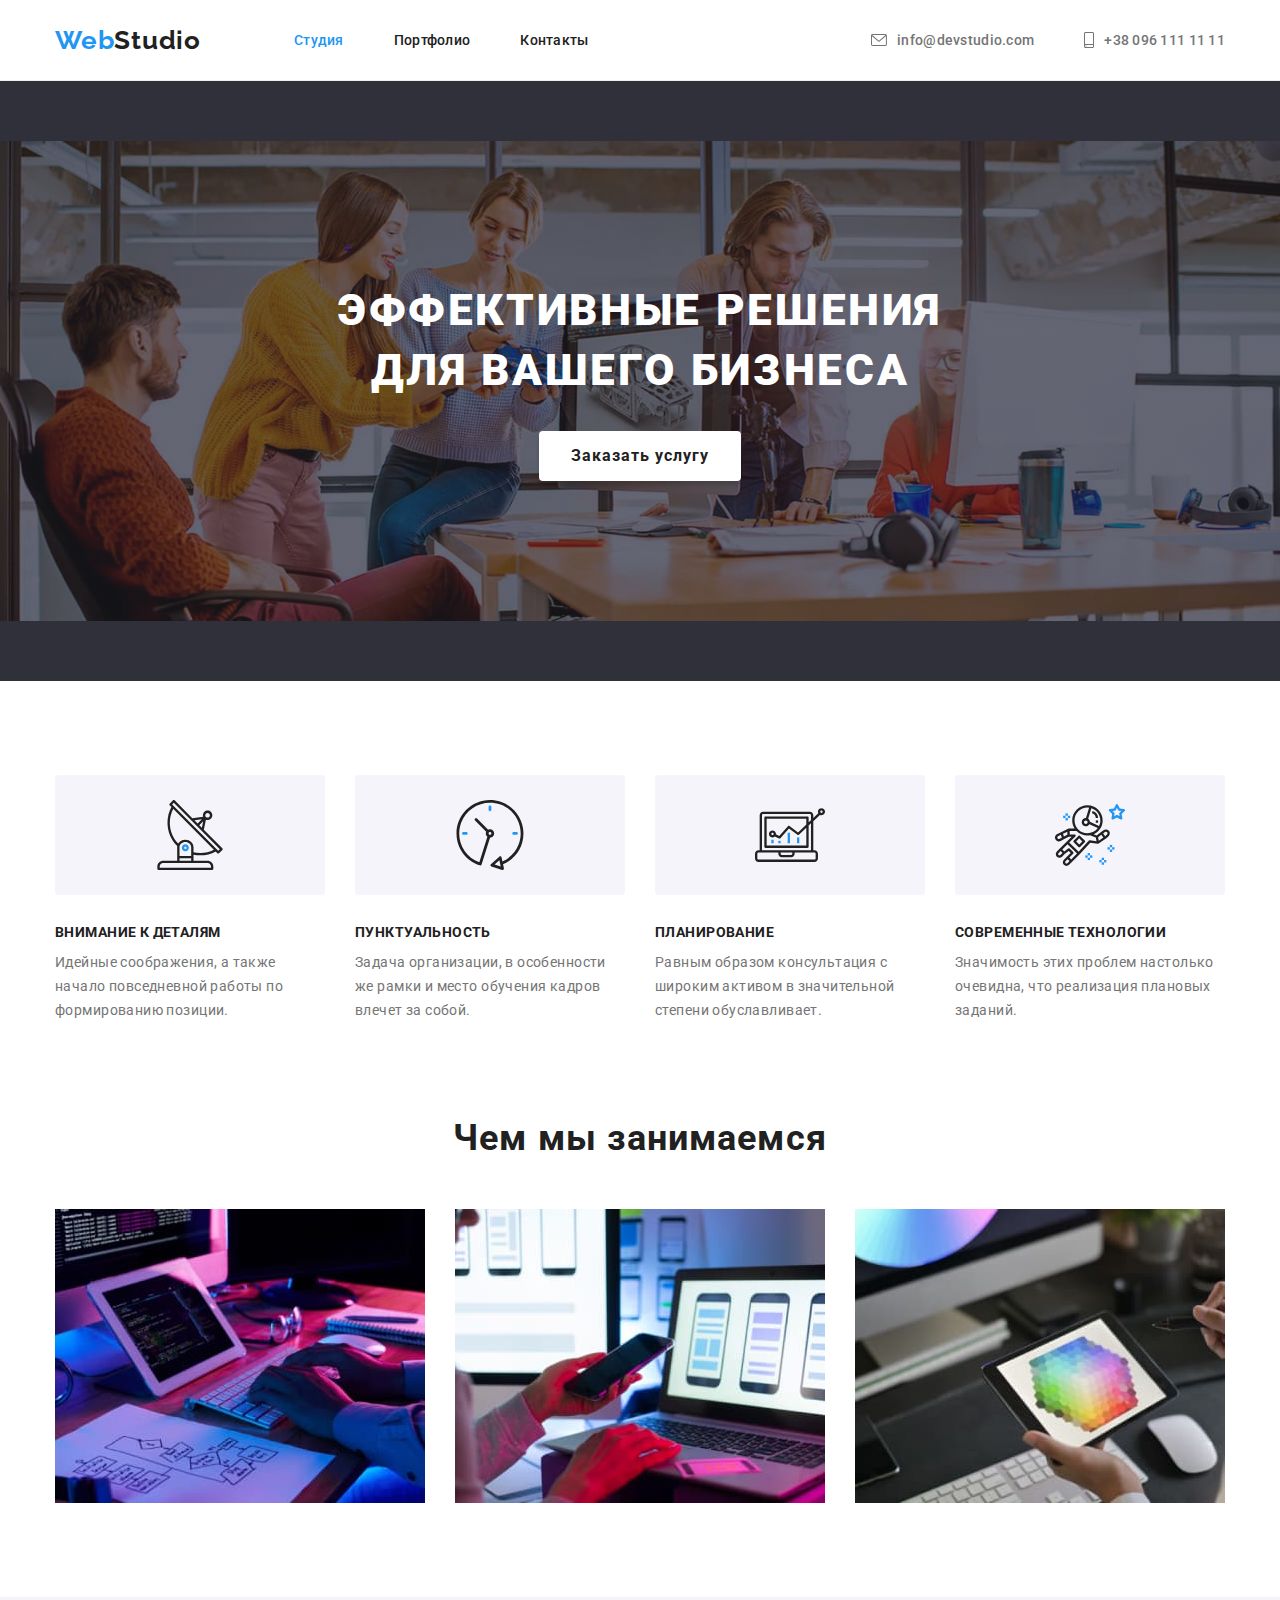
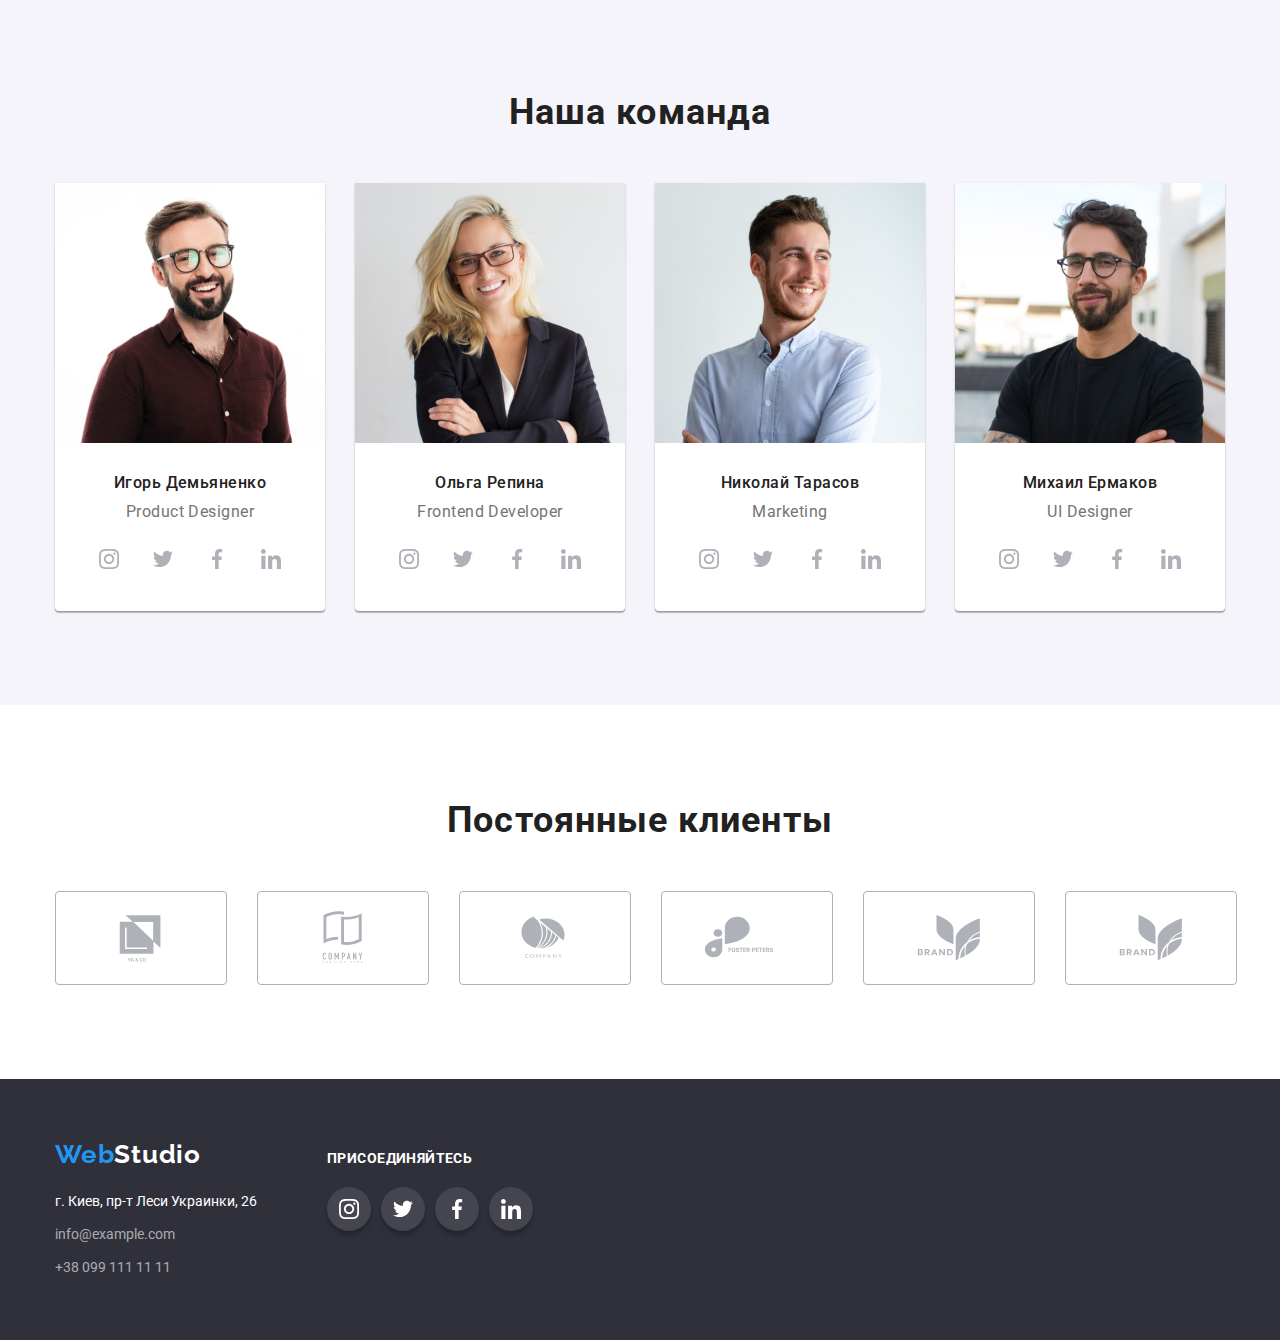
<file: index.html>
<!DOCTYPE html>
<html lang="en">
<head>
    <meta charset="UTF-8">
    <meta http-equiv="X-UA-Compatible" content="IE=edge">
    <meta name="viewport" content="width=device-width, initial-scale=1.0">
    <link rel="preconnect" href="https://fonts.googleapis.com">
    <link rel="preconnect" href="https://fonts.gstatic.com" crossorigin>
    <title>WebStudio</title>
    <link href="https://fonts.googleapis.com/css2?family=Raleway:wght@700&family=Roboto:wght@400;500;700;900&display=swap"
        rel="stylesheet">
    <link rel="stylesheet" href="https://cdnjs.cloudflare.com/ajax/libs/modern-normalize/1.0.0/modern-normalize.min.css" />
    <link rel="stylesheet" href="./css/styles.css" />
</head>
<body>
   <!-- Header content -->
    <header class="header">
        <div class="header-nav container">
            <a class="header-logo" href="index.html">Web<span class="header-logo-span">Studio</span></a>
            <nav>
                <ul class="header-menu list">
                    <li class="header-item"><a class="header-item-link curent" href="./index.html">Студия</a>
                    </li>
                    <li class="header-item"><a class="header-item-link" href="./portfolio.html">Портфолио</a>
                    </li>
                    <li class="header-item"><a class="header-item-link" href="">Контакты</a></li>
                </ul>
            </nav>
            <ul class="header-contact list">
                <li class="header-item">
                <a class="header-contact-link" href="mailto:info@devstudio.com">
                    <svg class="header-contact-icon" width="16" height="12">
                        <use href="./images/symbol-defs.svg#mail-icon"></use>
                    </svg>info@devstudio.com</a></li>
                <li class="header-item">
                    <a class="header-contact-link" href="tel:+380961111111">
                        <svg class="header-contact-icon" width="10" height="16">
                        <use href="./images/symbol-defs.svg#tel-icon"></use>
                    </svg>+38 096 111 11 11</a>
                </li>
            </ul>
        </div>
    </header>
    <!-- End of Header content -->
    <!-- Main content -->
    <main>
    <!-- Section 1 -->
        <section class="hero overlay">
            <div class="container">
                <h1 class="hero-title">Эффективные решения для вашего бизнеса</h1>
                <button class="hero-btn">Заказать услугу</button>
            </div>
        </section>
    <!-- End of Section 1 -->
    <!-- Section 2 -->
        <section class="section">
            <div class="container">
            <h2 class="visually-hidden">особенности</h2>
            <ul class="features-list list">
                <li class="features-item">
                    <div class="features-box">
                        <svg class="features-icon" width="70" height="70" >
                            <use href="./images/symbol-defs.svg#icon-antena" ></use>
                        </svg>
                    </div>
                    <h3 class="features-title">Внимание к деталям</h3>
                    <p class="features-text">Идейные соображения, а также начало повседневной работы по формированию позиции.</p>
                </li>
                <li class="features-item">
                    <div class="features-box">
                        <svg class="features-icon" width="70" height="70">
                            <use href="./images/symbol-defs.svg#icon-clock"></use>
                        </svg>
                    </div>
                    <h3 class="features-title">Пунктуальность</h3>
                    <p class="features-text">Задача организации, в особенности же рамки и место обучения кадров влечет за собой.</p>
                </li>
                <li class="features-item">
                    <div class="features-box">
                        <svg class="features-icon" width="70" height="70">
                            <use href="./images/symbol-defs.svg#icon-diagram"></use>
                        </svg>
                    </div>
                    <h3 class="features-title">Планирование</h3>
                    <p class="features-text">Равным образом консультация с широким активом в значительной степени обуславливает.</p>
                </li>
                <li class="features-item">
                    <div class="features-box">
                        <svg class="features-icon" width="70" height="70">
                            <use href="./images/symbol-defs.svg#icon-astronaut"></use>
                        </svg>
                    </div>
                    <h3 class="features-title">Современные технологии</h3>
                    <p class="features-text">Значимость этих проблем настолько очевидна, что реализация плановых заданий.</p>
                </li>
            </ul>
            </div>
        </section>
    <!-- End of Section 2 -->
    <!-- Section 3 -->
        <section class="section our-service">
            <div class="container">
                <h2 class="our-service-title">Чем мы занимаемся</h2>
                <ul class="our-service-list list">
                <li class="our-service-item"><img src="images/img1.jpg" alt="Разработчик пишет код" width="370" /></li>
                <li class="our-service-item"><img src="images/img2.jpg" alt="Разработка мобильного приложения" width="370" /></li>
                <li class="our-service-item"><img src="images/img3.jpg" alt="Выбор гаммы цвета" width="370" /></li>
            </ul>
            </div>
        </section>
    <!-- End of Section 3 -->
    <!-- Section 4 -->
        <section class="section our-team">
            <div class="container">
            <h2 class="our-team-title">Наша команда</h2>
            <ul class="our-team-list list">
                <li class="our-team-item">
                    <img src="images/img.jpg" alt="Игорь Демьяненко" width="270" />
                <div class="our-team-text">
                    <h3 class="our-team-name">Игорь Демьяненко</h3>
                    <p class="our-team-specialisation">Product Designer</p>
                    <ul class="our-team-soc list">
                        <li class="team-soc-item"><a class="team-soc-link" href="">
                                <svg class="team-soc-icon">
                                    <use href="./images/symbol-defs.svg#icon-instagram">
                                </svg>
                            </a></li>
                        <li class="team-soc-item"><a class="team-soc-link" href="">
                                <svg class="team-soc-icon">
                                    <use href="./images/symbol-defs.svg#icon-twitter">
                                </svg>
                            </a></li>
                        <li class="team-soc-item"><a class="team-soc-link" href="">
                                <svg class="team-soc-icon">
                                    <use href="./images/symbol-defs.svg#icon-facebook">
                                </svg>
                            </a></li>
                        <li class="team-soc-item"><a class="team-soc-link" href="">
                                <svg class="team-soc-icon">
                                    <use href="./images/symbol-defs.svg#icon-linkedin">
                                </svg>
                            </a></li>
                    </ul>
                </div>
                </li>
                <li class="our-team-item">
                    <img src="images/img(1).jpg" alt="Ольга Репина" width="270" />
                <div class="our-team-text">
                    <h3 class="our-team-name">Ольга Репина</h3>
                    <p class="our-team-specialisation">Frontend Developer</p>
                    <ul class="our-team-soc list">
                        <li class="team-soc-item"><a class="team-soc-link" href="">
                            <svg class="team-soc-icon">
                                <use href="./images/symbol-defs.svg#icon-instagram">
                            </svg>
                        </a></li>
                        <li class="team-soc-item"><a class="team-soc-link" href="">
                            <svg class="team-soc-icon">
                                <use href="./images/symbol-defs.svg#icon-twitter">
                            </svg>
                        </a></li>
                        <li class="team-soc-item"><a class="team-soc-link" href="">
                            <svg class="team-soc-icon">
                                <use href="./images/symbol-defs.svg#icon-facebook">
                            </svg>
                        </a></li>
                        <li class="team-soc-item"><a class="team-soc-link" href="">
                            <svg class="team-soc-icon">
                                <use href="./images/symbol-defs.svg#icon-linkedin">
                            </svg>
                        </a></li>
                    </ul>
                </div>
                </li>
                <li class="our-team-item">
                    <img src="images/img(2).jpg" alt="Николай Тарасов" width="270" />
                <div class="our-team-text">
                    <h3 class="our-team-name">Николай Тарасов</h3>
                    <p class="our-team-specialisation">Marketing</p>
                    <ul class="our-team-soc list">
                        <li class="team-soc-item"><a class="team-soc-link" href="">
                                <svg class="team-soc-icon">
                                    <use href="./images/symbol-defs.svg#icon-instagram">
                                </svg>
                            </a></li>
                        <li class="team-soc-item"><a class="team-soc-link" href="">
                                <svg class="team-soc-icon">
                                    <use href="./images/symbol-defs.svg#icon-twitter">
                                </svg>
                            </a></li>
                        <li class="team-soc-item"><a class="team-soc-link" href="">
                                <svg class="team-soc-icon">
                                    <use href="./images/symbol-defs.svg#icon-facebook">
                                </svg>
                            </a></li>
                        <li class="team-soc-item"><a class="team-soc-link" href="">
                                <svg class="team-soc-icon">
                                    <use href="./images/symbol-defs.svg#icon-linkedin">
                                </svg>
                            </a></li>
                    </ul>
                </div>
                </li>
                <li class="our-team-item">
                    <img src="images/img(3).jpg" alt="Михаил Ермаков" width="270" />
                <div class="our-team-text">
                    <h3 class="our-team-name">Михаил Ермаков</h3>
                    <p class="our-team-specialisation">UI Designer</p>
                    <ul class="our-team-soc list">
                        <li class="team-soc-item"><a class="team-soc-link" href="">
                                <svg class="team-soc-icon">
                                    <use href="./images/symbol-defs.svg#icon-instagram">
                                </svg>
                            </a></li>
                        <li class="team-soc-item"><a class="team-soc-link" href="">
                                <svg class="team-soc-icon">
                                    <use href="./images/symbol-defs.svg#icon-twitter">
                                </svg>
                            </a></li>
                        <li class="team-soc-item"><a class="team-soc-link" href="">
                                <svg class="team-soc-icon">
                                    <use href="./images/symbol-defs.svg#icon-facebook">
                                </svg>
                            </a></li>
                        <li class="team-soc-item"><a class="team-soc-link" href="">
                                <svg class="team-soc-icon">
                                    <use href="./images/symbol-defs.svg#icon-linkedin">
                                </svg>
                            </a></li>
                    </ul>
                </div>
                </li>
            </ul>
            </div>
        </section>
        <!-- End of Section 4 -->
        <!-- Section 5 -->
        <section class="section">
            <div class="container">
                <h2 class="client-title">Постоянные клиенты</h2>
                <ul class="client-list list">
                    <li class="client-item"><a class="client-link" href="">
                        <svg class="client-icon" width="106" height="60">
                            <use href="./images/symbol-defs.svg#icon-client-1"></use>
                        </svg></a>
                    </li>
                    <li class="client-item"><a class="client-link" href="">
                            <svg class="client-icon" width="106" height="60">
                                <use href="./images/symbol-defs.svg#icon-client-2"></use>
                            </svg></a>
                    </li>
                    <li class="client-item"><a class="client-link" href="">
                            <svg class="client-icon" width="106" height="60">
                                <use href="./images/symbol-defs.svg#icon-client-3"></use>
                            </svg></a>
                    </li>
                    <li class="client-item"><a class="client-link" href="">
                            <svg class="client-icon" width="106" height="60">
                                <use href="./images/symbol-defs.svg#icon-client-4"></use>
                            </svg></a>
                    </li>
                    <li class="client-item"><a class="client-link" href="">
                            <svg class="client-icon" width="106" height="60">
                                <use href="./images/symbol-defs.svg#icon-client-5"></use>
                            </svg></a>
                    </li>
                    <li class="client-item"><a class="client-link" href="">
                            <svg class="client-icon" width="106" height="60">
                                <use href="./images/symbol-defs.svg#icon-client-6"></use>
                            </svg></a>
                    </li>
                </ul>
            </div>
        </section>
        <!-- End of Section 5 -->
    </main>
    <!-- End of main content -->
    <!-- Footer content -->
    <footer class="footer">
        <div class="container">
            <div class="footer-content">
                <div class="footer-box">
        <a class="footer-logo" href="index.html">Web<span class="footer-logo-span">Studio</span> </a>
     <address>
        <ul class="footer-list list">
            <li class="footer-list-item">
              <a class="footer-address" href="https://goo.gl/maps/EQBEiKLQ2F43MQ8P8" target="_blank"> <span>г. Киев, пр-т Леси Украинки, 26</span></a>
            </li>
            <li class="footer-list-item">
                <a class="footer-email" href="mailto:info@example.com">info@example.com</a>
            </li>
            <li class="footer-list-item">
                <a class="footer-tel" href=tel:+380991111111>+38 099 111 11 11</a>
            </li>
        </ul>
    </address>
    </div>
    <div class="footer-social">
        <h3 class="footer-social-title">присоединяйтесь</h3>
        <ul class="footer-social-list list">
            <li class="footer-social-item"><a class="footer-social-link" href="">
                <svg class="footer-social-icon">
                <use href="./images/symbol-defs.svg#icon-instagram">
            </use>
        </svg></a>
    </li>
            <li class="footer-social-item"><a class="footer-social-link" href="">
                <svg class="footer-social-icon">
                <use href="./images/symbol-defs.svg#icon-twitter">
            </use>
        </svg></a>
    </li>
            <li class="footer-social-item"><a class="footer-social-link" href="">
                <svg class="footer-social-icon">
                <use href="./images/symbol-defs.svg#icon-facebook">
            </use>
        </svg></a>
    </li>
            <li class="footer-social-item"><a class="footer-social-link" href="">
                <svg class="footer-social-icon">
                <use href="./images/symbol-defs.svg#icon-linkedin">
            </use>
        </svg></a>
    </li>
        </ul>
    </div>
    </div>
    </div>
    </footer>
    <!-- End of footer -->
</body>
</html>
</file>
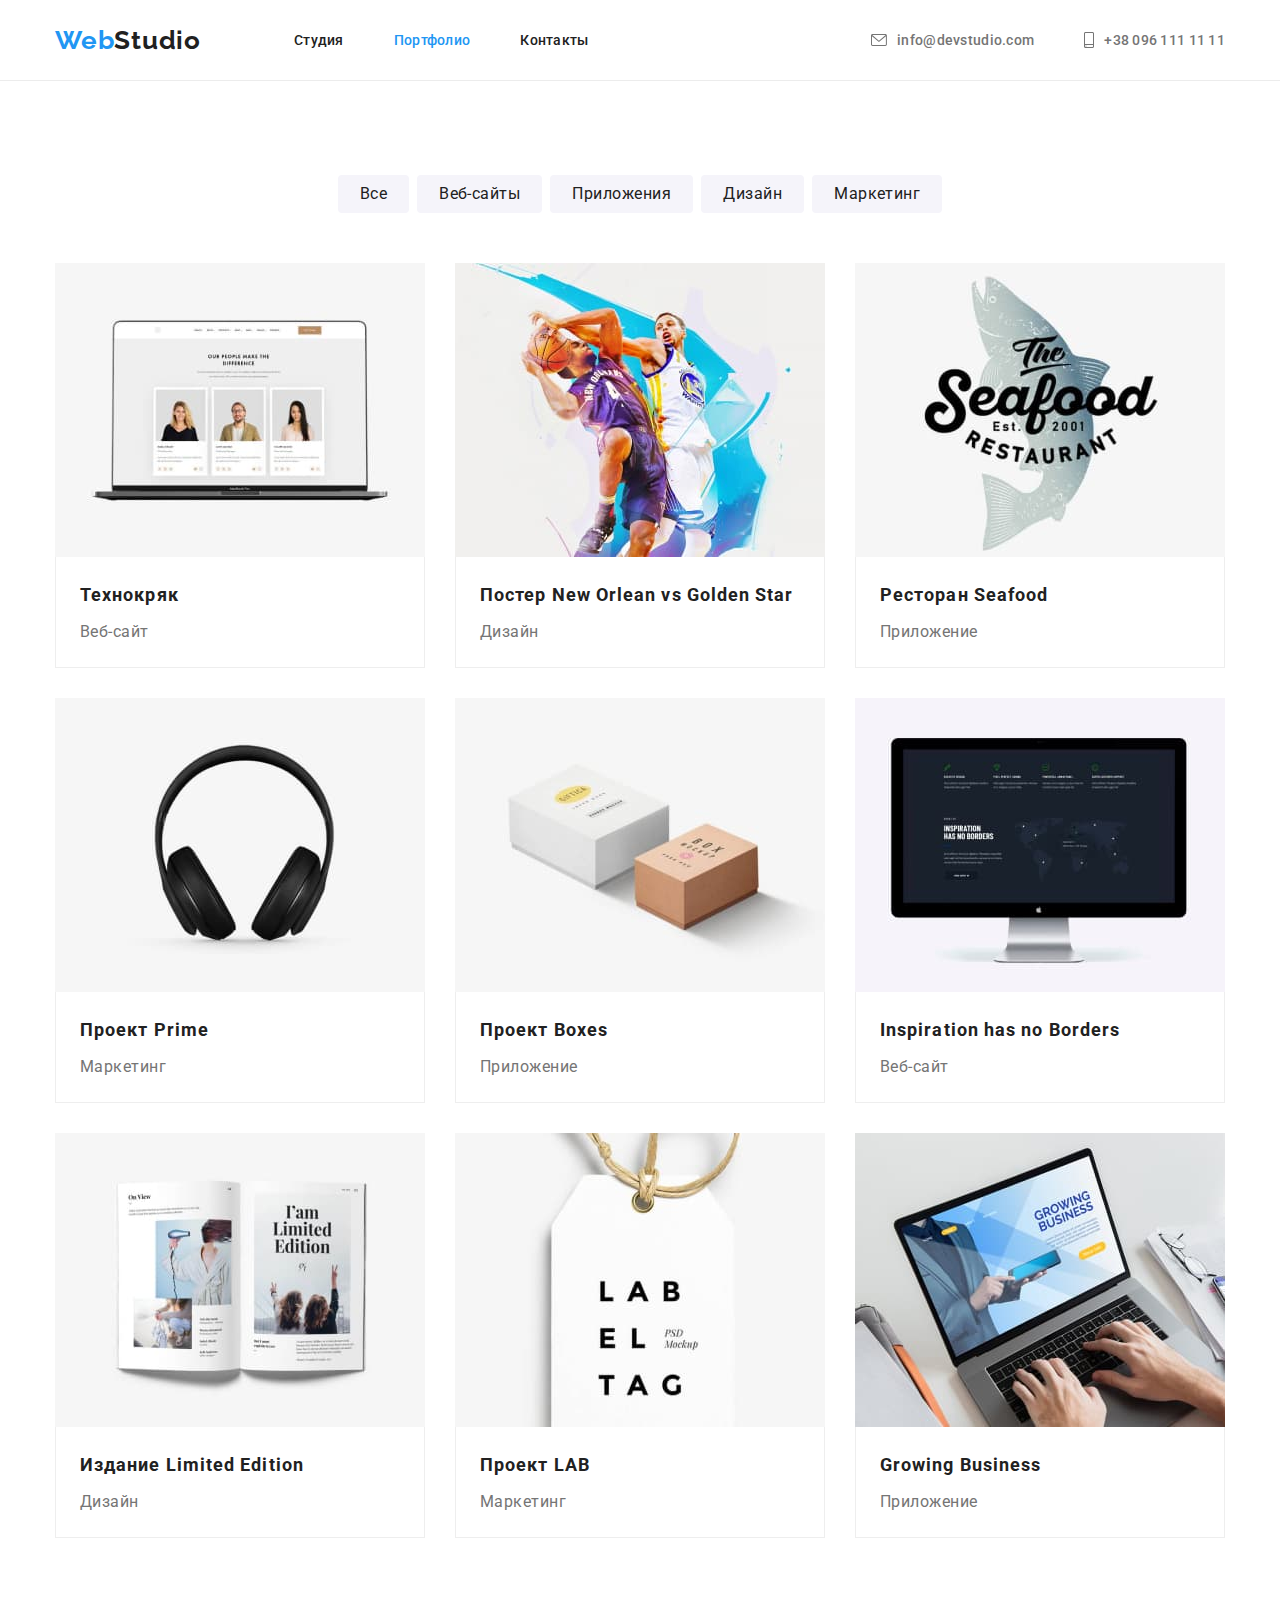
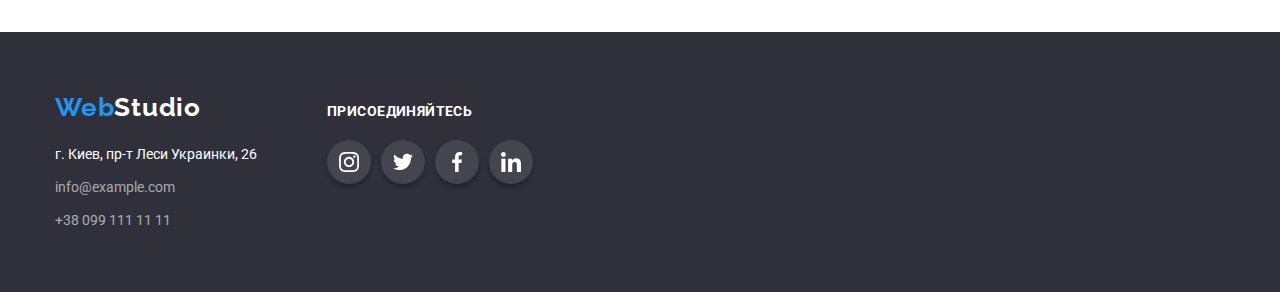
<file: portfolio.html>
<!DOCTYPE html>
<html lang="en">
<head>
    <meta charset="UTF-8">
    <meta http-equiv="X-UA-Compatible" content="IE=edge">
    <meta name="viewport" content="width=device-width, initial-scale=1.0">
    <link rel="preconnect" href="https://fonts.googleapis.com">
    <link rel="preconnect" href="https://fonts.gstatic.com" crossorigin>
    <title>Portfolio</title>
    <link href="https://fonts.googleapis.com/css2?family=Raleway:wght@700&family=Roboto:wght@400;500;700;900&display=swap"
        rel="stylesheet">
    <link rel="stylesheet" href="https://cdnjs.cloudflare.com/ajax/libs/modern-normalize/1.0.0/modern-normalize.min.css" />
    <link rel="stylesheet" href="./css/styles.css" />
</head>
<body>
    <!-- Header content -->
    <header class="header">
        <div class="header-nav container">
            <a class="button-size header-logo" href="index.html">Web<span class="header-logo-span">Studio</span></a>
            <nav>
                <ul class="header-menu list">
                    <li class="header-item"><a class="header-item-link" href="./index.html">Студия</a>
                    </li>
                    <li class="header-item"><a class="header-item-link  curent" href="./portfolio.html">Портфолио</a>
                    </li>
                    <li class="header-item"><a class="header-item-link" href="">Контакты</a></li>
                </ul>
            </nav>
            <ul class="header-contact list">
                <li class="header-item">
                    <a class="header-contact-link" href="mailto:info@devstudio.com">
                        <svg class="header-contact-icon" width="16" height="12">
                            <use href="./images/symbol-defs.svg#mail-icon"></use>
                        </svg>info@devstudio.com</a>
                </li>
                <li class="header-item">
                    <a class="header-contact-link" href="tel:+380961111111">
                        <svg class="header-contact-icon" width="10" height="16">
                            <use href="./images/symbol-defs.svg#tel-icon"></use>
                        </svg>+38 096 111 11 11</a>
                </li>
            </ul>
        </div>
    </header>
    <!-- End of Header content -->
    <!-- Start portfolio section -->
    <main>
    <section class="section">
        <div class="container">
        <h1 class="visually-hidden">Portfolio</h1>
    <!-- Start Filters-->
    <ul class="filters">
        <li class="filters-list"><button type="button" class="btn">Все</button></li>
        <li class="filters-list"><button type="button" class="btn">Веб-сайты</button></li>
        <li class="filters-list"><button type="button" class="btn">Приложения</button></li>
        <li class="filters-list"><button type="button" class="btn">Дизайн</button></li>
        <li class="filters-list"><button type="button" class="btn">Маркетинг</button></li>
    </ul>
    <!-- End filters -->
    <!-- Start of project box -->
    <ul class="projects-list list">
        <li class="projects-item">
            <a class="project-link link" href="#">
            <img src="images/potrtfolio_1.jpg" alt="технохряк" width="370" height="294">
            <div class="project-text">
            <h2 class="projects-title">Технокряк</h2>
            <p class="projects-text">Веб-сайт</p>
            </div>
            </a>
        </li>
        <li class="projects-item">
            <a class="project-link link" href="#">
            <img src="images/potrtfolio_2.jpg" alt="Постер New Orlean vs Golden Star" width="370" height="294">
            <div class="project-text">
            <h2 class="projects-title">Постер New Orlean vs Golden Star</h2>
            <p class="projects-text">Дизайн</p>
            </div>
            </a>
        </li>
        <li class="projects-item">
            <a class="project-link link" href="#">
            <img src="images/potrtfolio_3.jpg" alt="Ресторан Seafood" width="370" height="294">
            <div class="project-text">
            <h2 class="projects-title">Ресторан Seafood</h2>
            <p class="projects-text">Приложение</p>
            </div>
            </a>
        </li>
        <li class="projects-item">
            <a class="project-link link" href="#">
            <img src="images/potrtfolio_4.jpg" alt="Проект Prime" width="370" height="294">
            <div class="project-text">
            <h2 class="projects-title">Проект Prime</h2>
            <p class="projects-text">Маркетинг</p>
            </div>
            </a>
        </li>
        <li class="projects-item">
            <a class="project-link link" href="#">
            <img src="images/potrtfolio_5.jpg" alt="Проект Boxes" width="370" height="294">
            <div class="project-text">
            <h2 class="projects-title">Проект Boxes</h2>
            <p class="projects-text">Приложение</p>
            </div>
            </a>
        </li>
        <li class="projects-item">
            <a class="project-link link" href="#">
            <img src="images/potrtfolio_6.jpg" alt="Inspiration has no Borders" width="370" height="294">
            <div class="project-text">
            <h2 class="projects-title">Inspiration has no Borders</h2>
            <p class="projects-text">Веб-сайт</p>
            </div>
            </a>
        </li>
        <li class="projects-item">
            <a class="project-link link" href="#">
            <img src="images/potrtfolio_7.jpg" alt="Издание Limited Edition" width="370" height="294">
            <div class="project-text">
            <h2 class="projects-title">Издание Limited Edition</h2>
            <p class="projects-text">Дизайн</p>
            </div>
            </a>
        </li>
        <li class="projects-item">
            <a class="project-link link" href="#">
            <img src="images/potrtfolio_8.jpg" alt="Проект LAB" width="370" height="294">
            <div class="project-text">
            <h2 class="projects-title">Проект LAB</h2>
            <p class="projects-text">Маркетинг</p>
            </div>
            </a>
        </li>
        <li class="projects-item">
            <a class="project-link link" href="#">
            <img src="images/potrtfolio_9.jpg" alt="Growing Business" width="370" height="294">
            <div class="project-text">
            <h2 class="projects-title">Growing Business</h2>
            <p class="projects-text">Приложение</p>
            </div>
            </a>
        </li>
    </ul>
    <!-- End of projects box -->
    </div>
    </section>
    </main>
    <!-- End portfolio -->
    <!-- Footer content -->
    <footer class="footer">
        <div class="container">
            <div class="footer-content">
                <div class="footer-box">
                    <a class="footer-logo" href="index.html">Web<span class="footer-logo-span">Studio</span> </a>
                    <address>
                        <ul class="footer-list list">
                            <li class="footer-list-item">
                                <a class="footer-address" href="https://goo.gl/maps/EQBEiKLQ2F43MQ8P8" target="_blank">
                                    <span>г. Киев, пр-т Леси Украинки, 26</span></a>
                            </li>
                            <li class="footer-list-item">
                                <a class="footer-email" href="mailto:info@example.com">info@example.com</a>
                            </li>
                            <li class="footer-list-item">
                                <a class="footer-tel" href=tel:+380991111111>+38 099 111 11 11</a>
                            </li>
                        </ul>
                    </address>
                </div>
                <div class="footer-social">
                    <h3 class="footer-social-title">присоединяйтесь</h3>
                    <ul class="footer-social-list list">
                        <li class="footer-social-item"><a class="footer-social-link" href="">
                                <svg class="footer-social-icon">
                                    <use href="./images/symbol-defs.svg#icon-instagram">
                                    </use>
                                </svg></a>
                        </li>
                        <li class="footer-social-item"><a class="footer-social-link" href="">
                                <svg class="footer-social-icon">
                                    <use href="./images/symbol-defs.svg#icon-twitter">
                                    </use>
                                </svg></a>
                        </li>
                        <li class="footer-social-item"><a class="footer-social-link" href="">
                                <svg class="footer-social-icon">
                                    <use href="./images/symbol-defs.svg#icon-facebook">
                                    </use>
                                </svg></a>
                        </li>
                        <li class="footer-social-item"><a class="footer-social-link" href="">
                                <svg class="footer-social-icon">
                                    <use href="./images/symbol-defs.svg#icon-linkedin">
                                    </use>
                                </svg></a>
                        </li>
                    </ul>
                </div>
            </div>
        </div>
    </footer>
    <!-- End of footer -->
</body>
</html>
</file>
<file: css/styles.css>
:root {
  --primary-text-color: rgba(255, 255, 255, 0.6);
  --title-text-color: #212121;
  --paragraph-text-color: #757575;
  --accent-text-color: #2196f3;
  --white-text-color: #ffffff;
}
p,
h1,
h2,
h3,
h4,
h5,
h6 {
  margin: 0;
}
ul, ol {
  margin: 0;
  padding-left: 0;
}
img{
  display:block;
  max-width:100%;
  height:auto;
}
.section {
  padding-top: 94px;
  padding-bottom: 94px;
}
body {
  font-family: "Roboto", sans-serif;
  color: var(--primary-text-color);
  background: #ffffff;
}
.list {
  padding: 0;
  margin: 0;
  list-style: none;
}
.link{
  text-decoration: none;
}
.visually-hidden {
  position: absolute;
  white-space: nowrap;
  width: 1px;
  height: 1px;
  overflow: hidden;
  border: 0;
  padding: 0;
  clip: rect(0 0 0 0);
  clip-path: inset(50%);
  margin: -1px;
}
.container{
  width: 1200px;
  padding: 0 15px;
  margin: 0 auto;
}
/* -----Header section------ */
.header {
  background: #ffffff;
  border-bottom: 1px solid #ececec;
}
.header-logo {
  font-family: "Raleway", sans-serif;
  font-weight: 700;
  font-size: 26px;
  line-height: 1.19;
  text-decoration: none;
  margin-right: 93px;

  /* identical to box height */
  letter-spacing: 0.03em;

  color: var(--accent-text-color);
}
.header-logo-span {
  color: var(--title-text-color);
}
.header-nav {
  display: flex;
  align-items: center;
  font-weight: 500;
  font-size: 14px;
  line-height: 1.15;
  letter-spacing: 0.02em;
}
.header-menu {
  display: flex;
  align-items: center;
}

.header-item {
  display: inline-flex;
  align-items: center;
}

.header-item:nth-child(n+2) {
  margin-left: 50px;
}
.header-item-link {
  padding-top: 32px;
  padding-bottom: 32px;

  color: var(--title-text-color);
  text-decoration: none;
}
.header-item-link:hover,
.header-item-link:focus {
  color: var(--accent-text-color);
}
.curent {
  color: var(--accent-text-color);
}
.header-contact {
  display: flex;
  margin-left: auto;
}
.header-contact-link {
  display: flex;
  align-items: center;
  padding-top: 20px;
  padding-bottom: 20px;
  color: var(--paragraph-text-color);
  text-decoration: none;
}
.header-contact-link:hover,
.header-contact-link:focus {
  color: var(--accent-text-color);
}
.header-contact-icon {
  margin-right: 10px;
  fill: currentColor;
}
.header-contact-icon:hover,
.header-contact-icon:focus {
  fill: var(--accent-text-color);
}
.header-contact .header-item + .header-item{
  margin-left: 50px;
}
/* -----Hero section----- */
.overlay{
  max-width: 1600px;
  height: 600px;
  margin-left: auto;
  margin-right: auto;
  background-image: linear-gradient(to right, rgba(47, 48, 58, 0.4), rgba(47, 48, 58, 0.4)), url("../images/bg_hero.jpg");
  background-position: center;
  background-size: contain;
  background-repeat: no-repeat;
}

.hero {
  background-color: #2f303a;
  padding-top: 200px;
  padding-bottom: 200px;
}
.hero-title {
  margin-left: auto;
  margin-right: auto; 

  font-weight: 900;
  font-size: 44px;
  line-height: 1.36;
  /* or 136% */
  text-align: center;
  letter-spacing: 0.06em;
  text-transform: uppercase;
  color: var(--white-text-color);
  max-width: 696px;
}
.hero-btn {
  display: block;
  margin-left: auto;
  margin-right: auto;
  margin-top: 30px;
  padding: 10px 32px;

  background: #ffffff;
  box-shadow: 0px 4px 4px rgba(0, 0, 0, 0.15);
  border: 0;
  border-radius: 4px;
  font-weight: bold;
  font-size: 16px;
  line-height: 1.88;

  /* identical to box height, or 187% */
  text-align: center;
  letter-spacing: 0.06em;

  color: var(--title-text-color);
}
.hero-btn:hover {
  background: #2196f3;
  cursor: pointer;
  color: var(--white-text-color);
}
/* ------Feautures section------- */
.features-list{
  display: flex;
}
.features-item{
  max-width: 270px;
}
.features-item:not(:last-child){
  margin-right: 30px;
}
.features-box{
  display: inline-flex;
  width: 270px;
  height: 120px;
  margin-bottom: 30px;
  align-items: center;
  justify-content: center;
  background-color: #F5F4FA;
  border-radius: 4px;
}
.features-icon{
  
}
.features-title {
  font-weight: 700;
  font-size: 14px;
  line-height: 1.14;
  letter-spacing: 0.03em;
  text-transform: uppercase;
  color: var(--title-text-color);
  margin-bottom: 10px;
}
.features-text {
  font-size: 14px;
  line-height: 1.71;
  /* or 171% */
  letter-spacing: 0.03em;

  color: var(--paragraph-text-color);
}
/* -----Our service section------ */

.our-service{
 padding-top: 0;
}
.our-service-list{
  display: flex;
  align-items: center;
}
.our-service-title {
  margin-bottom: 50px;

  font-weight: bold;
  font-size: 36px;
  line-height: 42px;
  text-align: center;
  letter-spacing: 0.03em;
  color: var(--title-text-color);
}
.our-service-item:nth-child(n+2) {
  margin-left: 30px;
}
/* -----Our team section----- */
.our-team {
  background: #f5f4fa;
}
.our-team-title {
  margin-bottom: 50px;

  font-weight: bold;
  font-size: 36px;
  line-height: 1.17;
  text-align: center;
  letter-spacing: 0.03em;

  color: var(--title-text-color);
}
.our-team-list{
  display: flex;
  align-items: center;
}
.our-team-item {
  background: #ffffff;
  /* material shadow v1 */
  box-shadow: 0px 1px 3px rgba(0, 0, 0, 0.12), 0px 1px 1px rgba(0, 0, 0, 0.14),
    0px 2px 1px rgba(0, 0, 0, 0.2);
  border-radius: 0px 0px 4px 4px;
}
.our-team-item:nth-child(n+2) {
  margin-left: 30px;
}
.our-team-text{
  padding-top: 30px;
  padding-bottom: 30px;
}
.our-team-name {
  margin-bottom: 10px;
  
  font-weight: 500;
  font-size: 16px;
  line-height: 1.19;

  /* identical to box height */
  text-align: center;
  letter-spacing: 0.03em;

  color: var(--title-text-color);
}
.our-team-specialisation {

  font-size: 16px;
  line-height: 1.19;

  /* identical to box height */
  text-align: center;
  letter-spacing: 0.03em;

  color: var(--paragraph-text-color);
}
/* -------team social links-------- */
.our-team-soc{
  display: flex;
  justify-content: center;

  margin-top: 16px;
}
.team-soc-item:not(:last-child) {
  margin-right: 10px;
}

.team-soc-link{
  display: flex;
  align-items: center;
  justify-content: center;
  color: #afb1b8;
  border-radius: 50%;
  width: 44px;
  height: 44px;
}
.team-soc-icon{
  fill: currentColor;
  width: 20px;
  height: 20px;
}
.team-soc-link:hover,
.team-soc-link:focus {
  color: var(--white-text-color);
  background-color: var(--accent-text-color);
}
/* --------end team social links--------- */
.footer-social-list {
  display: flex;
}

.footer-social-link {
  display: flex;
  align-items: center;
  justify-content: center;
  background-color: #ffffff1a;
  width: 44px;
  height: 44px;
  box-shadow: 0px 4px 4px 0px #00000040;
  border-radius: 50%;
}

.footer-social-icon {
  fill: var(--white-text-color);
  width: 20px;
  height: 20px;
}

.footer-social-link:hover,
.footer-social-link:focus {
  color: var(--white-text-color);
  background-color: var(--accent-text-color);
}
/* -----Clients----- */
.client-title{
  font-weight: 700;
  font-size: 36px;
  line-height: 1.17;
  text-align: center;
  letter-spacing: 0.03em;
  margin-bottom: 50px;

  color: var(--title-text-color);
}
.client-list{
display:flex;
}
.client-item{
  border: 1px solid #AFB1B8;
  border-radius: 4px;
  color: #AFB1B8;
}
.client-item:not(:first-child) {
  margin-left: 30px;
}
.client-link{
  display: flex;
  width: 170px;
  height: 92px;
  justify-content: center;
  align-items: center;
  color: currentColor;
}
.client-link:hover,
.client-link:focus {
  color: #2196f3;
  border: 1px solid #2196f3;
  border-radius: 4px;
}
.client-icon{
  fill: currentColor;
}
/* -----Footer section----- */
.footer {
  padding-bottom: 60px;
  padding-top: 60px;

  background: #2f303a;
}
.footer-content{
  display: flex;
  align-items: baseline;
}
.footer-logo {
  display: block;
  margin-bottom: 20px;

  font-family: "Raleway", sans-serif;
  font-weight: 700;
  font-size: 26px;
  line-height: 1.19;
  text-decoration: none;

  /* identical to box height */
  letter-spacing: 0.03em;

  color: var(--accent-text-color);
}
.footer-logo-span {
  color: white;
}

.footer-list-item {
  display: block;

  font-style: normal;
  font-weight: normal;
  font-size: 14px;
  line-height: 1.71;
}
.footer-list-item:nth-child(-n+2){
  margin-bottom: 9px;
}
.footer-address {
  color: #ffffff;
  text-decoration: none;
}
.footer-email,
.footer-tel {
  text-decoration: none;
  color: var(--primary-text-color);
}
.footer-social{
  margin-left: 70px;
}
.footer-social-title{
  font-weight: 700;
  font-size: 14px;
  line-height: 1.14;
  letter-spacing: 0.03em;
  text-transform: uppercase;
  color: var(--white-text-color);

  margin-bottom: 20px;
}
.footer-social-list{
display: flex;
}
.footer-social-item:not(:last-child) {
  margin-right: 10px;
}
.footer-social-link{
  display: flex;
  align-items: center;
  justify-content: center;
  background-color: #ffffff1a;
  width: 44px;
  height: 44px;
  box-shadow: 0px 4px 4px 0px #00000040;
  border-radius: 50%;
}
.footer-social-icon{
  fill: var(--white-text-color);
  width: 20px;
  height: 20px;
}
.footer-social-link:hover,
.footer-social-link:focus {
  color: var(--white-text-color);
  background-color: var(--accent-text-color);
}

/* ------End of footer section------ */

/* ------CSS Styles for Portfolio page------ */
.filters{
  display: flex;
  justify-content: center;
  margin-bottom: 50px;
}
.filters-list{
  list-style: none;
}
.filters-list:nth-child(n+2) {
  margin-left: 8px;
}
.btn {
  padding: 6px 22px;
  border: transparent;
  border-radius: 4px;
  font-size: 16px;
  line-height: 1.62;
  text-align: center;
  letter-spacing: 0.03em;

  color: var(--title-text-color);
  background: #f5f4fa;
}
.btn:hover,
.btn:focus {
  background: #2196f3;
  color: white;
  cursor: pointer;
  /* shadow-middle */
  box-shadow: 0px 3px 1px rgba(0, 0, 0, 0.1),
  0px 1px 2px rgba(0, 0, 0, 0.08),
  0px 2px 2px rgba(0, 0, 0, 0.12);
}
.projects-list {
  display: flex;
  flex-wrap: wrap;
  
}
.projects-item {
  width: 370px;
  margin-right: 30px;
  margin-bottom: 30px;

  background: #ffffff;
}
.projects-item:nth-last-child(-n + 3){
  margin-bottom: 0;
}
.projects-item:nth-child(3n + 3){
  margin-right: 0;
}
.project-link{
  display: block;
}
.project-link:hover,
.projects-link:focus {
  cursor: pointer;
  box-shadow: 0px 1px 1px rgba(0, 0, 0, 0.12),
    0px 4px 4px rgba(0, 0, 0, 0.06),
    1px 4px 6px rgba(0, 0, 0, 0.16);
}
.project-text{
  border-right: 1px solid #eeeeee;
  border-bottom: 1px solid #eeeeee;
  border-left: 1px solid #eeeeee;
  padding: 20px 24px;
}
.projects-title {
  margin-bottom: 4px;

  font-weight: 700;
  font-size: 18px;
  line-height: 2;

  /* identical to box height, or 200% */
  letter-spacing: 0.06em;

  color: var(--title-text-color);
}
.projects-text {
  font-size: 16px;
  line-height: 1.87;

  /* identical to box height, or 187% */
  letter-spacing: 0.03em;

  color: var(--paragraph-text-color);
}
</file>
